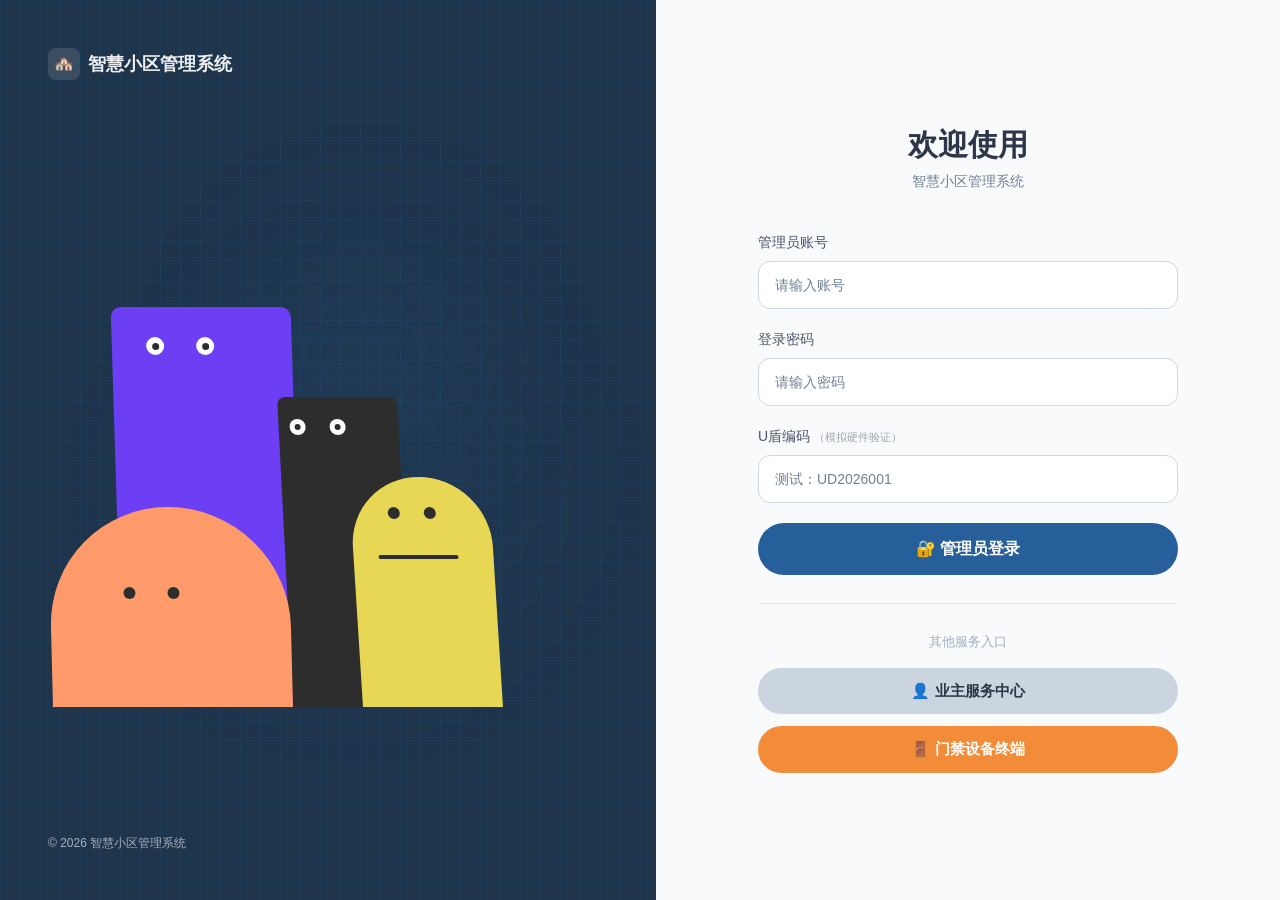
<file: src/main/webapp/index.html>
<!DOCTYPE html>
<html lang="zh-CN">
<head>
    <meta charset="UTF-8">
    <meta name="viewport" content="width=device-width, initial-scale=1.0">
    <title>智慧小区管理系统</title>
    <link href="https://cdn.bootcdn.net/ajax/libs/twitter-bootstrap/4.6.2/css/bootstrap.min.css" rel="stylesheet">
    <link rel="stylesheet" href="common/css/origin-button.css">
    <style>
        * { margin: 0; padding: 0; box-sizing: border-box; }

        body {
            font-family: -apple-system, BlinkMacSystemFont, "Segoe UI", Roboto, "PingFang SC", "Microsoft YaHei", sans-serif;
            min-height: 100vh;
            display: flex;
        }

        .login-container { display: flex; width: 100%; min-height: 100vh; }

        /* 左侧深灰蓝区域 */
        .left-section {
            flex: 1;
            background: #1F354C;
            display: flex;
            flex-direction: column;
            justify-content: space-between;
            padding: 48px;
            position: relative;
            overflow: hidden;
        }

        .left-section::before {
            content: '';
            position: absolute;
            top: 25%;
            right: 25%;
            width: 256px;
            height: 256px;
            background: rgba(38, 95, 153, 0.08);
            border-radius: 50%;
            filter: blur(60px);
        }

        .left-section::after {
            content: '';
            position: absolute;
            bottom: 25%;
            left: 25%;
            width: 384px;
            height: 384px;
            background: rgba(38, 95, 153, 0.05);
            border-radius: 50%;
            filter: blur(60px);
        }

        .brand-logo {
            display: flex;
            align-items: center;
            gap: 8px;
            color: rgba(255, 255, 255, 0.92);
            font-size: 18px;
            font-weight: 600;
            position: relative;
            z-index: 10;
        }

        .brand-icon {
            width: 32px;
            height: 32px;
            background: rgba(255, 255, 255, 0.12);
            backdrop-filter: blur(10px);
            border-radius: 8px;
            display: flex;
            align-items: center;
            justify-content: center;
            font-size: 16px;
        }

        /* 角色容器 */
        .characters-wrapper {
            display: flex;
            align-items: flex-end;
            justify-content: center;
            height: 500px;
            position: relative;
            z-index: 10;
        }

        .characters-container { position: relative; width: 550px; height: 400px; }

        /* 角色基础样式 */
        .character { position: absolute; bottom: 0; transform-origin: bottom center; }

        /* 保持原有颜色 */
        .character-purple {
            left: 70px; width: 180px; height: 400px;
            background-color: #6C3FF5;
            border-radius: 10px 10px 0 0;
            z-index: 1;
        }

        .character-black {
            left: 240px; width: 120px; height: 310px;
            background-color: #2D2D2D;
            border-radius: 8px 8px 0 0;
            z-index: 2;
        }

        .character-orange {
            left: 0; width: 240px; height: 200px;
            background-color: #FF9B6B;
            border-radius: 120px 120px 0 0;
            z-index: 3;
        }

        .character-yellow {
            left: 310px; width: 140px; height: 230px;
            background-color: #E8D754;
            border-radius: 70px 70px 0 0;
            z-index: 4;
        }

        /* 眼睛容器 */
        .eyes { position: absolute; display: flex; }
        .character-purple .eyes { left: 45px; top: 40px; gap: 32px; }
        .character-black .eyes { left: 26px; top: 32px; gap: 24px; }
        .character-orange .eyes { left: 82px; top: 90px; gap: 32px; }
        .character-yellow .eyes { left: 52px; top: 40px; gap: 24px; }

        /* 眼球 - 白色 */
        .eye {
            width: 18px; height: 18px;
            background: white;
            border-radius: 50%;
            display: flex;
            align-items: center;
            justify-content: center;
            overflow: hidden;
        }
        .character-black .eye { width: 16px; height: 16px; }

        /* 瞳孔 - 黑色 */
        .pupil { width: 7px; height: 7px; background: #2D2D2D; border-radius: 50%; }
        .character-black .pupil { width: 6px; height: 6px; }
        .character-orange .pupil,
        .character-yellow .pupil { width: 12px; height: 12px; }

        .mouth {
            position: absolute;
            left: 40px; top: 88px;
            width: 80px; height: 4px;
            background-color: #2D2D2D;
            border-radius: 2px;
        }

        .grid-pattern {
            position: absolute;
            inset: 0;
            background-image: linear-gradient(rgba(38,95,153,0.15) 1px, transparent 1px),
                              linear-gradient(90deg, rgba(38,95,153,0.15) 1px, transparent 1px);
            background-size: 20px 20px;
        }

        .footer-text {
            color: rgba(255, 255, 255, 0.6);
            font-size: 12px;
            position: relative;
            z-index: 10;
        }

        /* 右侧米白区域 */
        .right-section {
            flex: 1;
            display: flex;
            align-items: center;
            justify-content: center;
            padding: 32px;
            background: #F9FAFC;
        }

        .login-form-wrapper { width: 100%; max-width: 420px; }

        .login-header { text-align: center; margin-bottom: 40px; }
        .login-header h1 { font-size: 30px; font-weight: 700; color: #2D3748; margin-bottom: 8px; }
        .login-header p { color: #718096; font-size: 14px; }

        .form-group { margin-bottom: 20px; }
        .form-group label { display: block; font-size: 14px; font-weight: 500; color: #4A5568; margin-bottom: 8px; }

        .form-control {
            height: 48px;
            border: 1px solid #CBD8E6;
            border-radius: 12px;
            font-size: 14px;
            transition: all 0.2s ease;
            padding: 0 16px;
            background: #fff;
        }

        .form-control::placeholder { color: #718096; }

        .form-control:hover {
            background: #F4F7FA;
        }

        .form-control:focus {
            border-color: #265F99;
            box-shadow: 0 0 0 3px rgba(38, 95, 153, 0.1);
            outline: none;
            background: #fff;
        }

        .msg {
            padding: 12px 16px;
            border-radius: 12px;
            font-size: 14px;
            margin-bottom: 16px;
            display: none;
        }

        .msg-error { background: rgba(229, 62, 62, 0.08); border: 1px solid rgba(229, 62, 62, 0.15); color: #E53E3E; }
        .msg-success { background: rgba(56, 161, 105, 0.08); border: 1px solid rgba(56, 161, 105, 0.15); color: #38A169; }

        .divider { height: 1px; background: #E2E8F0; margin: 28px 0; }
        .service-buttons { display: flex; flex-direction: column; gap: 12px; }
        .section-title { text-align: center; font-size: 13px; color: #A0AEC0; margin-bottom: 16px; }

        @media (max-width: 992px) {
            .left-section { display: none; }
            .right-section { flex: 1; }
            .mobile-logo { display: flex !important; }
        }

        .mobile-logo {
            display: none;
            align-items: center;
            justify-content: center;
            gap: 8px;
            font-size: 18px;
            font-weight: 600;
            margin-bottom: 48px;
        }

        .mobile-logo .brand-icon { background: rgba(38, 95, 153, 0.08); }
    </style>
</head>
<body>

<div class="login-container">
    <!-- 左侧动画区域 - 黑色背景 -->
    <div class="left-section">
        <div class="grid-pattern"></div>

        <div class="brand-logo">
            <div class="brand-icon">🏘️</div>
            <span>智慧小区管理系统</span>
        </div>

        <div class="characters-wrapper">
            <div class="characters-container" id="charactersContainer">
                <!-- 紫色角色 -->
                <div class="character character-purple" id="purple">
                    <div class="eyes">
                        <div class="eye"><div class="pupil"></div></div>
                        <div class="eye"><div class="pupil"></div></div>
                    </div>
                </div>

                <!-- 黑色角色 -->
                <div class="character character-black" id="black">
                    <div class="eyes">
                        <div class="eye"><div class="pupil"></div></div>
                        <div class="eye"><div class="pupil"></div></div>
                    </div>
                </div>

                <!-- 橙色角色 -->
                <div class="character character-orange" id="orange">
                    <div class="eyes">
                        <div class="pupil"></div>
                        <div class="pupil"></div>
                    </div>
                </div>

                <!-- 黄色角色 -->
                <div class="character character-yellow" id="yellow">
                    <div class="eyes">
                        <div class="pupil"></div>
                        <div class="pupil"></div>
                    </div>
                    <div class="mouth"></div>
                </div>
            </div>
        </div>

        <div class="footer-text">© 2026 智慧小区管理系统</div>
    </div>

    <!-- 右侧登录表单 -->
    <div class="right-section">
        <div class="login-form-wrapper">
            <div class="mobile-logo">
                <div class="brand-icon">🏘️</div>
                <span>智慧小区管理系统</span>
            </div>

            <div class="login-header">
                <h1>欢迎使用</h1>
                <p>智慧小区管理系统</p>
            </div>

            <form id="loginForm">
                <div class="form-group">
                    <label for="username">管理员账号</label>
                    <input type="text" id="username" class="form-control" placeholder="请输入账号" required>
                </div>

                <div class="form-group">
                    <label for="password">登录密码</label>
                    <input type="password" id="password" class="form-control" placeholder="请输入密码" required>
                </div>

                <div class="form-group">
                    <label for="ukeyCode">U盾编码 <small style="color:#9ca3af">（模拟硬件验证）</small></label>
                    <input type="text" id="ukeyCode" class="form-control" placeholder="测试：UD2026001" required>
                </div>

                <div class="msg msg-error" id="errorMsg"></div>
                <div class="msg msg-success" id="successMsg"></div>

                <button type="submit" class="origin-btn origin-btn-gradient origin-btn-block origin-btn-lg" id="loginBtn">
                    🔐 管理员登录
                </button>
            </form>

            <div class="divider"></div>
            <div class="section-title">其他服务入口</div>

            <div class="service-buttons">
                <a href="owner/index.html" class="origin-btn origin-btn-secondary origin-btn-block">
                    👤 业主服务中心
                </a>
                <a href="gate/device.html" class="origin-btn origin-btn-primary origin-btn-block">
                    🚪 门禁设备终端
                </a>
            </div>
        </div>
    </div>
</div>

<script src="https://cdn.bootcdn.net/ajax/libs/jquery/3.6.0/jquery.min.js"></script>
<script src="https://cdn.bootcdn.net/ajax/libs/axios/0.27.2/axios.min.js"></script>
<script src="common/js/common.js"></script>
<script src="common/js/origin-button.js"></script>
<script>
(function() {
    'use strict';

    var purple = document.getElementById('purple');
    var black = document.getElementById('black');
    var orange = document.getElementById('orange');
    var yellow = document.getElementById('yellow');

    var purpleEyes = purple.querySelector('.eyes');
    var blackEyes = black.querySelector('.eyes');
    var orangeEyes = orange.querySelector('.eyes');
    var yellowEyes = yellow.querySelector('.eyes');
    var yellowMouth = yellow.querySelector('.mouth');

    var purpleEyeballs = purple.querySelectorAll('.eye');
    var blackEyeballs = black.querySelectorAll('.eye');

    var mouseX = 0, mouseY = 0, rafId = null;

    document.addEventListener('mousemove', function(e) {
        mouseX = e.clientX;
        mouseY = e.clientY;
        if (!rafId) rafId = requestAnimationFrame(updateCharacters);
    });

    function getOffset(elem) {
        var rect = elem.getBoundingClientRect();
        var cx = rect.left + rect.width / 2;
        var cy = rect.top + rect.height / 3;
        var dx = mouseX - cx;
        var dy = mouseY - cy;
        return {
            x: Math.max(-15, Math.min(15, dx / 20)),
            y: Math.max(-10, Math.min(10, dy / 30)),
            skew: Math.max(-6, Math.min(6, -dx / 120))
        };
    }

    function updateCharacters() {
        rafId = null;
        var p = getOffset(purple);
        var b = getOffset(black);
        var o = getOffset(orange);
        var y = getOffset(yellow);

        purple.style.transform = 'skewX(' + p.skew + 'deg)';
        purpleEyes.style.transform = 'translate(' + p.x + 'px, ' + p.y + 'px)';

        black.style.transform = 'skewX(' + b.skew + 'deg)';
        blackEyes.style.transform = 'translate(' + b.x + 'px, ' + b.y + 'px)';

        orange.style.transform = 'skewX(' + o.skew + 'deg)';
        orangeEyes.style.transform = 'translate(' + o.x + 'px, ' + o.y + 'px)';

        yellow.style.transform = 'skewX(' + y.skew + 'deg)';
        yellowEyes.style.transform = 'translate(' + y.x + 'px, ' + y.y + 'px)';
        yellowMouth.style.transform = 'translate(' + y.x + 'px, ' + y.y + 'px)';
    }

    function blinkPurple() {
        purpleEyeballs[0].style.height = '2px';
        purpleEyeballs[1].style.height = '2px';
        setTimeout(function() { purpleEyeballs[0].style.height = '18px'; purpleEyeballs[1].style.height = '18px'; }, 150);
        setTimeout(blinkPurple, 3000 + Math.random() * 4000);
    }

    function blinkBlack() {
        blackEyeballs[0].style.height = '2px';
        blackEyeballs[1].style.height = '2px';
        setTimeout(function() { blackEyeballs[0].style.height = '16px'; blackEyeballs[1].style.height = '16px'; }, 150);
        setTimeout(blinkBlack, 3000 + Math.random() * 4000);
    }

    setTimeout(blinkPurple, 2000);
    setTimeout(blinkBlack, 3000);
    updateCharacters();

    // 登录表单
    var loginForm = document.getElementById('loginForm');
    var loginBtn = document.getElementById('loginBtn');
    var errorMsg = document.getElementById('errorMsg');
    var successMsg = document.getElementById('successMsg');

    loginForm.addEventListener('submit', function(e) {
        e.preventDefault();
        var username = document.getElementById('username').value.trim();
        var password = document.getElementById('password').value.trim();
        var ukeyCode = document.getElementById('ukeyCode').value.trim();

        if (!username || !password || !ukeyCode) { showError('请填写完整登录信息'); return; }

        loginBtn.disabled = true;
        loginBtn.setAttribute('aria-busy', 'true');
        loginBtn.innerHTML = '<span class="origin-btn-spinner"></span> 登录中...';
        hideMessages();

        var params = new URLSearchParams();
        params.append('username', username);
        params.append('password', password);
        params.append('ukeyCode', ukeyCode);

        axios.post(CTX + '/admin/login', params, { headers: { 'Content-Type': 'application/x-www-form-urlencoded' } })
            .then(function(res) {
                var data = res.data;
                if (data.code === 200) {
                    sessionStorage.setItem('adminLoginTime', Date.now().toString());
                    showSuccess('登录成功，正在跳转...');
                    setTimeout(function() { window.location.href = CTX + '/admin/records.html'; }, 600);
                } else {
                    showError(data.msg || '登录失败');
                }
            })
            .catch(function(err) {
                showError('连接服务器失败: ' + (err.message || '请检查网络'));
            })
            .finally(function() {
                loginBtn.disabled = false;
                loginBtn.removeAttribute('aria-busy');
                loginBtn.innerHTML = '🔐 管理员登录';
            });
    });

    function showError(msg) { errorMsg.textContent = '❌ ' + msg; errorMsg.style.display = 'block'; successMsg.style.display = 'none'; }
    function showSuccess(msg) { successMsg.textContent = '✅ ' + msg; successMsg.style.display = 'block'; errorMsg.style.display = 'none'; }
    function hideMessages() { errorMsg.style.display = 'none'; successMsg.style.display = 'none'; }

    document.addEventListener('keydown', function(e) { if (e.key === 'Enter') loginForm.dispatchEvent(new Event('submit')); });
})();
</script>

</body>
</html>
</file>
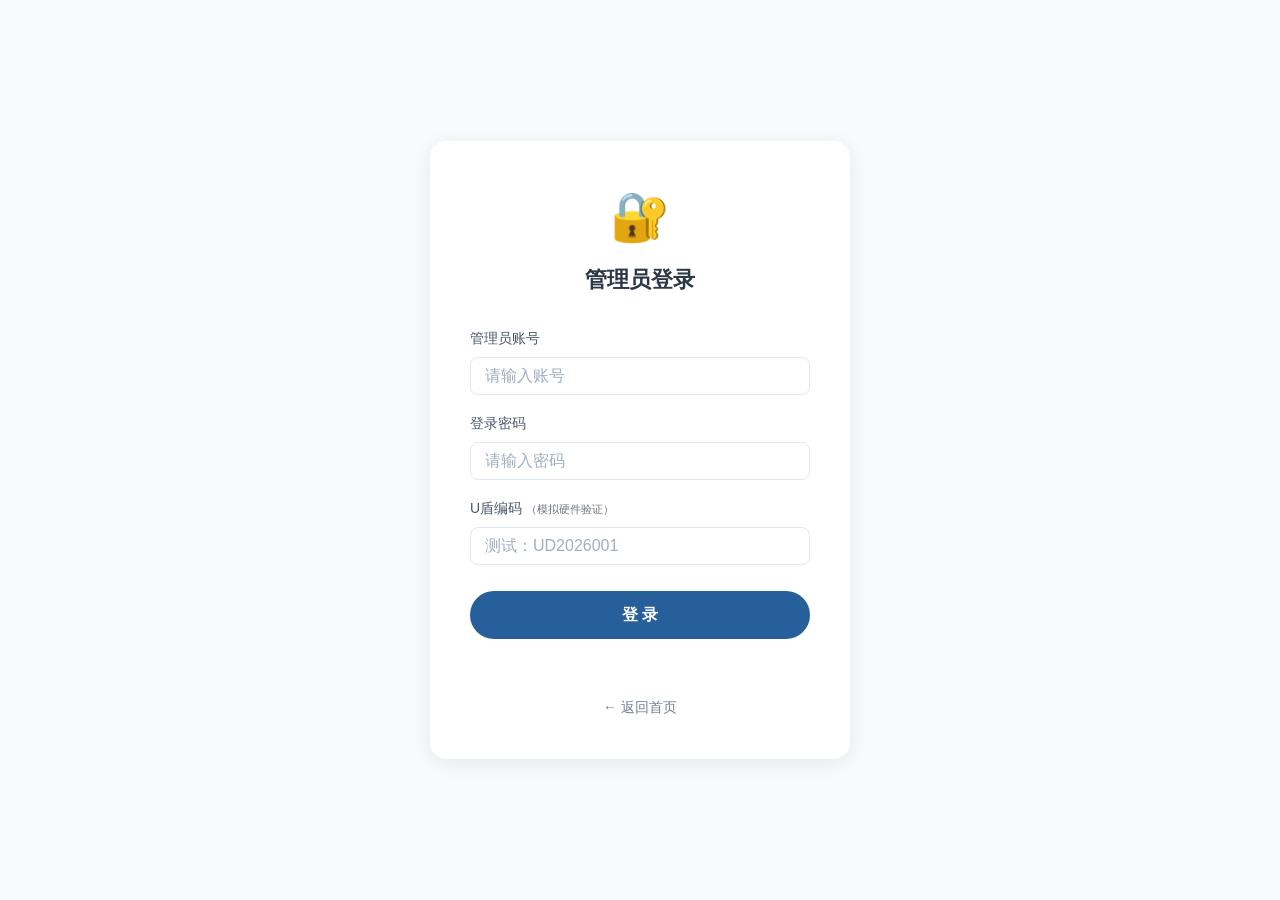
<file: src/main/webapp/admin/index.html>
<!DOCTYPE html>
<html lang="zh-CN">
<head>
    <meta charset="UTF-8">
    <meta name="viewport" content="width=device-width, initial-scale=1.0">
    <title>管理员登录 - 智慧小区</title>
    <link href="https://cdn.bootcdn.net/ajax/libs/twitter-bootstrap/4.6.2/css/bootstrap.min.css" rel="stylesheet">
    <link rel="stylesheet" href="../common/css/common.css">
    <style>
        body { display: flex; align-items: center; justify-content: center; min-height: 100vh; margin: 0; }
        .login-card {
            max-width: 420px; width: 90%; padding: 40px; background: #fff;
            border-radius: 16px; box-shadow: 0 4px 20px rgba(0,0,0,0.08);
        }
        .login-icon { font-size: 48px; text-align: center; margin-bottom: 10px; }
        .login-title { text-align: center; font-weight: 700; color: #2D3748; margin-bottom: 30px; font-size: 22px; }
        .form-group label { font-weight: 500; color: #4A5568; font-size: 14px; }
        .btn-login {
            background: #265F99; color: #fff; border: none;
            border-radius: 50px; padding: 12px; font-size: 16px; font-weight: 600;
            width: 100%; margin-top: 10px; transition: all 0.3s;
        }
        .btn-login:hover { transform: translateY(-2px); box-shadow: 0 6px 20px rgba(102,126,234,0.4); color: #fff; }
        .back-link { text-align: center; margin-top: 20px; }
        .back-link a { color: #718096; text-decoration: none; font-size: 14px; }
    </style>
</head>
<body>

<div class="login-card">
    <div class="login-icon">🔐</div>
    <div class="login-title">管理员登录</div>

    <div class="form-group">
        <label>管理员账号</label>
        <input type="text" id="username" class="form-control" placeholder="请输入账号">
    </div>
    <div class="form-group">
        <label>登录密码</label>
        <input type="password" id="password" class="form-control" placeholder="请输入密码">
    </div>
    <div class="form-group">
        <label>U盾编码 <small class="text-muted">（模拟硬件验证）</small></label>
        <input type="text" id="ukeyCode" class="form-control" placeholder="测试：UD2026001">
    </div>

    <button id="loginBtn" class="btn btn-login">登 录</button>
    <p id="loginMsg" class="mt-3 text-center" style="min-height:20px;"></p>

    <div class="back-link"><a href="../index.html">← 返回首页</a></div>
</div>

<script src="https://cdn.bootcdn.net/ajax/libs/jquery/3.6.0/jquery.min.js"></script>
<script src="https://cdn.bootcdn.net/ajax/libs/axios/0.27.2/axios.min.js"></script>
<script src="../common/js/common.js"></script>
<script>
    $("#loginBtn").click(function(){
        let username = $("#username").val().trim();
        let password = $("#password").val().trim();
        let ukeyCode = $("#ukeyCode").val().trim();
        if(!username || !password || !ukeyCode) {
            $("#loginMsg").text("请填写完整登录信息").css("color", "#E53E3E");
            return;
        }

        $("#loginMsg").text("登录中...").css("color", "#888");

        const params = new URLSearchParams();
        params.append('username', username);
        params.append('password', password);
        params.append('ukeyCode', ukeyCode);

        axios.post(CTX + '/admin/login', params, { headers: { 'Content-Type': 'application/x-www-form-urlencoded' } }).then(res => {
            let data = res.data;
            if(data.code === 200) {
                sessionStorage.setItem('adminLoginTime', Date.now().toString());
                $("#loginMsg").text("✅ 登录成功，正在跳转...").css("color", "#38A169");
                setTimeout(() => { location.href = "records.html"; }, 600);
            } else {
                $("#loginMsg").text("❌ " + (data.msg || '登录失败')).css("color", "#E53E3E");
            }
        }).catch(err => {
            $("#loginMsg").text("❌ 连接服务器失败: " + (err.message || '')).css("color", "#E53E3E");
            console.error("登录错误:", err);
        });
    });
    $(document).keydown(function(e) { if(e.keyCode === 13) $("#loginBtn").click(); });
</script>
</body>
</html>
</file>
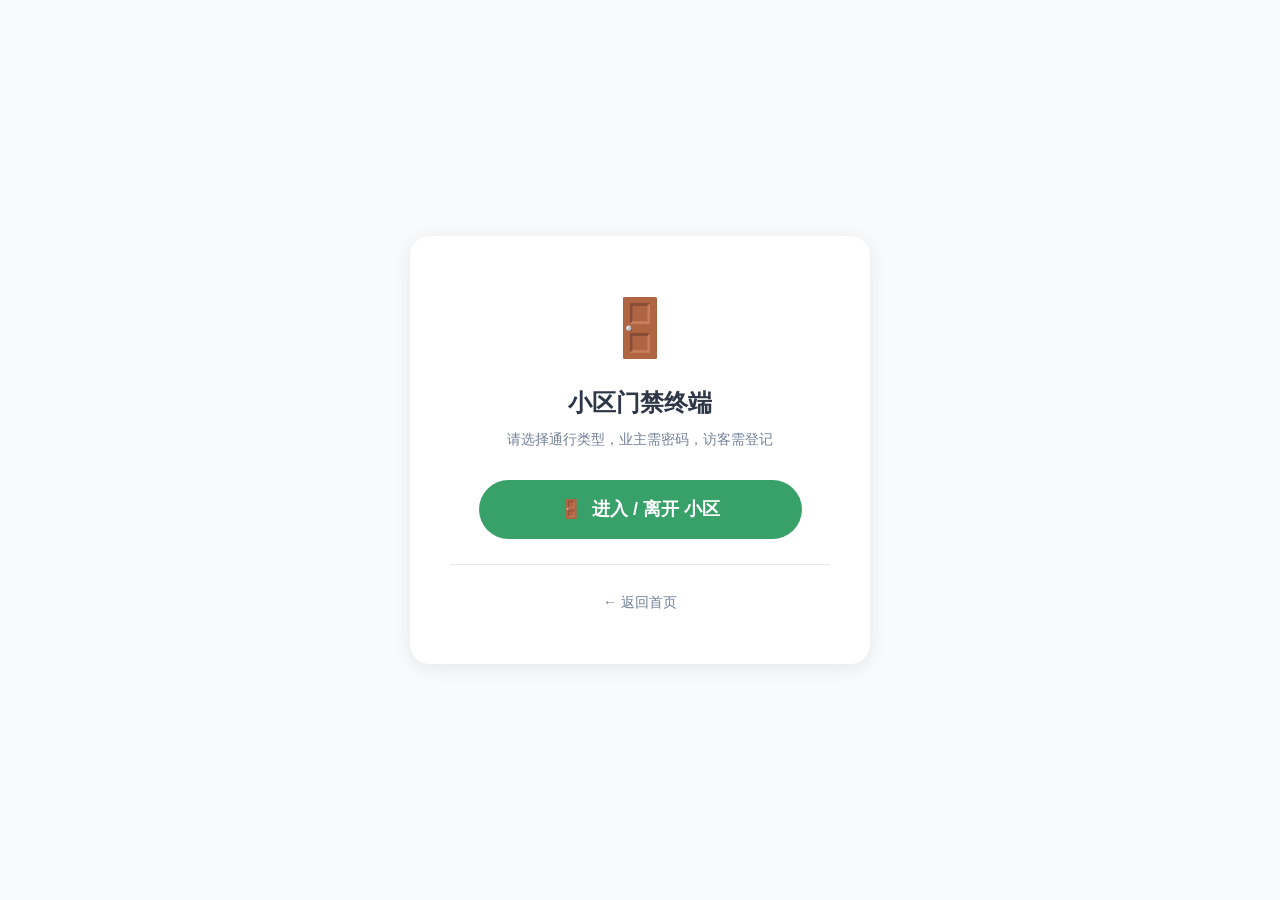
<file: src/main/webapp/gate/index.html>
<!DOCTYPE html>
<html lang="zh-CN">
<head>
    <meta charset="UTF-8">
    <meta name="viewport" content="width=device-width, initial-scale=1.0">
    <title>门禁终端 - 智慧小区</title>
    <link href="https://cdn.bootcdn.net/ajax/libs/twitter-bootstrap/4.6.2/css/bootstrap.min.css" rel="stylesheet">
    <link rel="stylesheet" href="../common/css/common.css">
    <style>
        body { display: flex; align-items: center; justify-content: center; min-height: 100vh; margin: 0; }
        .gate-card {
            max-width: 460px; width: 90%; padding: 50px 40px; background: #fff;
            border-radius: 20px; box-shadow: 0 4px 20px rgba(0,0,0,0.08);
            text-align: center; animation: fadeInUp 0.5s ease-out;
        }
        @keyframes fadeInUp { from { opacity:0; transform:translateY(20px); } to { opacity:1; transform:translateY(0); } }
        .gate-icon { font-size: 56px; margin-bottom: 15px; }
        .gate-title { font-size: 24px; font-weight: 700; color: #2D3748; margin-bottom: 8px; }
        .gate-sub { color: #718096; margin-bottom: 30px; font-size: 14px; }
        .btn-gate-main {
            display: block; width: 85%; padding: 16px; margin: 10px auto; border-radius: 50px;
            font-size: 18px; font-weight: 600; transition: all 0.3s; border: none;
            background: #38A169; color: #fff;
        }
        .btn-gate-main:hover { transform: translateY(-3px); box-shadow: 0 8px 25px rgba(67,233,123,0.4); color: #fff; }
        .divider { height: 1px; background: #E2E8F0; margin: 25px 0; }
        .back-link a { color: #718096; text-decoration: none; font-size: 14px; }
    </style>
</head>
<body>

<div class="gate-card">
    <div class="gate-icon">🚪</div>
    <div class="gate-title">小区门禁终端</div>
    <div class="gate-sub">请选择通行类型，业主需密码，访客需登记</div>

    <a href="device.html" class="btn-gate-main">🚪 &nbsp;进入 / 离开 小区</a>

    <div class="divider"></div>
    <div class="back-link"><a href="../index.html">← 返回首页</a></div>
</div>

<script src="https://cdn.bootcdn.net/ajax/libs/jquery/3.6.0/jquery.min.js"></script>
<script src="https://cdn.bootcdn.net/ajax/libs/twitter-bootstrap/4.6.2/js/bootstrap.bundle.min.js"></script>
</body>
</html>
</file>
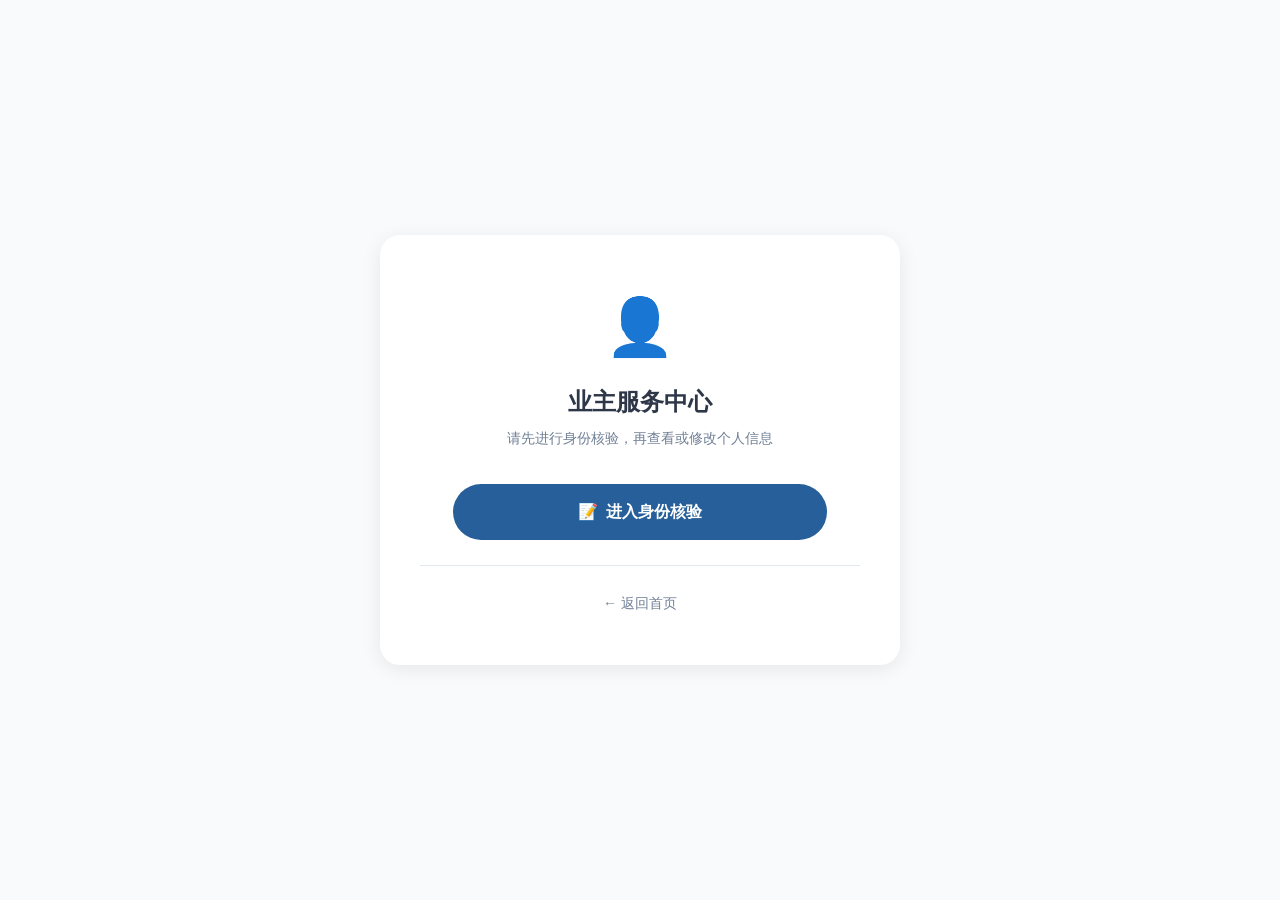
<file: src/main/webapp/owner/index.html>
<!DOCTYPE html>
<html lang="zh-CN">
<head>
    <meta charset="UTF-8">
    <meta name="viewport" content="width=device-width, initial-scale=1.0">
    <title>业主服务中心 - 智慧小区</title>
    <link href="https://cdn.bootcdn.net/ajax/libs/twitter-bootstrap/4.6.2/css/bootstrap.min.css" rel="stylesheet">
    <link rel="stylesheet" href="../common/css/common.css">
    <style>
        body { display: flex; align-items: center; justify-content: center; min-height: 100vh; margin: 0; }
        .owner-card {
            max-width: 520px; width: 90%; padding: 50px 40px; background: #fff;
            border-radius: 20px; box-shadow: 0 4px 20px rgba(0,0,0,0.08);
            text-align: center; animation: fadeInUp 0.5s ease-out;
        }
        @keyframes fadeInUp { from { opacity:0; transform:translateY(20px); } to { opacity:1; transform:translateY(0); } }
        .owner-icon { font-size: 56px; margin-bottom: 15px; }
        .owner-title { font-size: 24px; font-weight: 700; color: #2D3748; margin-bottom: 8px; }
        .owner-sub { color: #718096; margin-bottom: 35px; font-size: 14px; }
        .menu-btn {
            display: block; width: 85%; padding: 16px; margin: 12px auto; border-radius: 50px;
            font-size: 16px; font-weight: 600; text-decoration: none;
            transition: all 0.3s cubic-bezier(0.16, 1, 0.3, 1);
            border: none; cursor: pointer; position: relative; overflow: hidden;
        }
        .menu-btn::after {
            content: ''; position: absolute; top: 50%; left: 50%;
            width: 0; height: 0; background: rgba(255,255,255,0.25);
            border-radius: 50%; transform: translate(-50%, -50%);
            transition: width 0.5s ease, height 0.5s ease;
        }
        .menu-btn:hover::after { width: 400px; height: 400px; }
        .menu-btn:hover { transform: translateY(-3px); box-shadow: 0 8px 25px rgba(0,0,0,0.2); text-decoration: none; }
        .menu-btn:active { transform: translateY(0); }
        .btn-verify {
            background: #265F99; color: #fff;
        }
        .btn-profile {
            background: #265F99; color: #fff;
        }
        .divider { height: 1px; background: #E2E8F0; margin: 25px 0; }
        .back-link { margin-top: 20px; }
        .back-link a { color: #718096; text-decoration: none; font-size: 14px; }
    </style>
</head>
<body>

<div class="owner-card">
    <div class="owner-icon">👤</div>
    <div class="owner-title">业主服务中心</div>
    <div class="owner-sub">请先进行身份核验，再查看或修改个人信息</div>

    <a href="verify.html" class="menu-btn btn-verify">📝 &nbsp;进入身份核验</a>

    <div class="divider"></div>
    <div class="back-link"><a href="../index.html">← 返回首页</a></div>
</div>

<script src="https://cdn.bootcdn.net/ajax/libs/jquery/3.6.0/jquery.min.js"></script>
<script src="https://cdn.bootcdn.net/ajax/libs/twitter-bootstrap/4.6.2/js/bootstrap.bundle.min.js"></script>
</body>
</html>
</file>
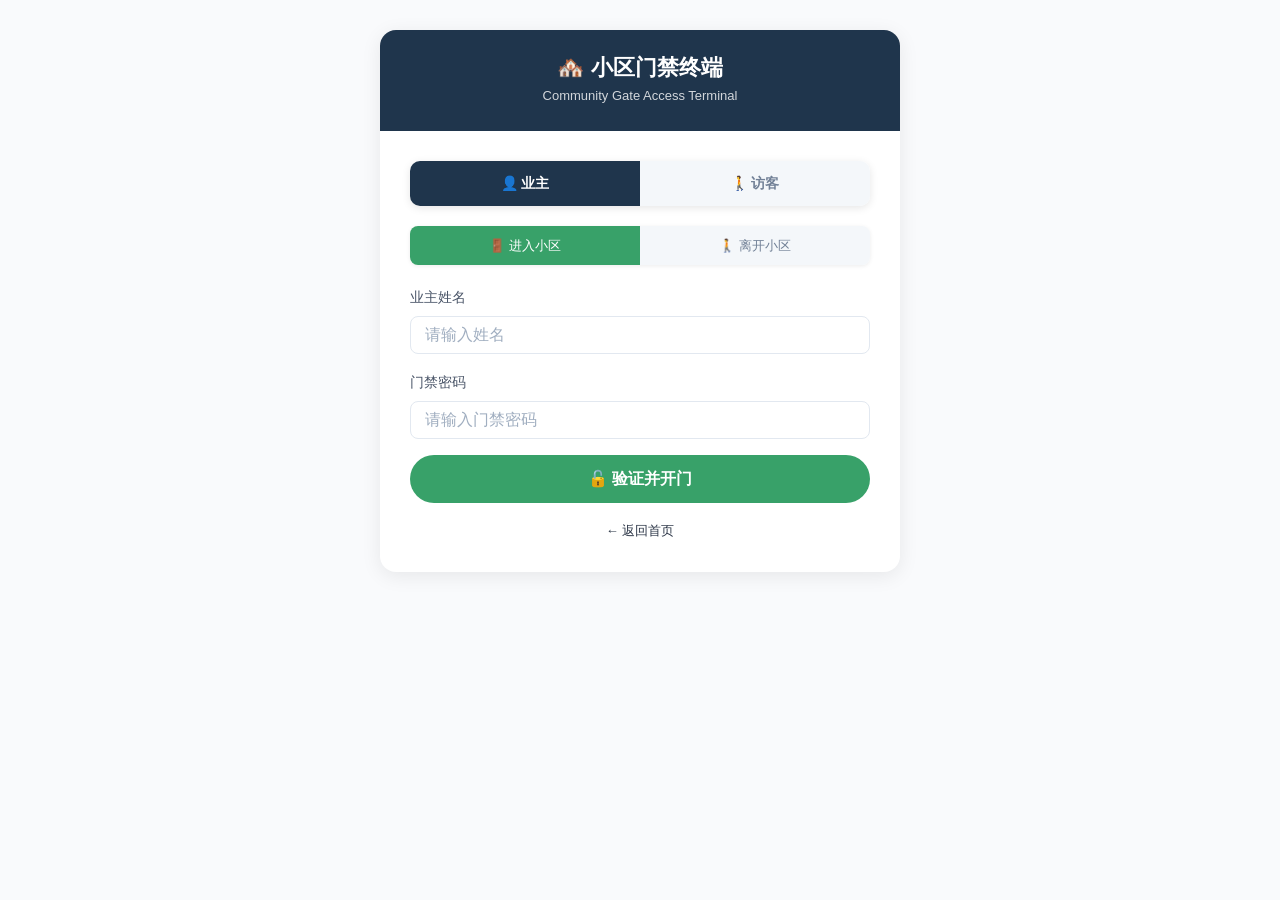
<file: src/main/webapp/gate/device.html>
<!DOCTYPE html>
<html lang="zh-CN">
<head>
    <meta charset="UTF-8">
    <meta name="viewport" content="width=device-width, initial-scale=1.0">
    <title>门禁设备终端 - 智慧小区</title>
    <link href="https://cdn.bootcdn.net/ajax/libs/twitter-bootstrap/4.6.2/css/bootstrap.min.css" rel="stylesheet">
    <link rel="stylesheet" href="../common/css/common.css">
    <style>
        body {
            display: flex; align-items: flex-start; justify-content: center;
            min-height: 100vh; margin: 0; padding: 30px 15px;
        }
        .gate-card {
            max-width: 520px; width: 100%; background: #fff;
            border-radius: 16px; box-shadow: 0 4px 20px rgba(0,0,0,0.08);
            overflow: hidden; animation: fadeInUp 0.5s ease-out;
        }
        @keyframes fadeInUp { from { opacity:0; transform:translateY(20px); } to { opacity:1; transform:translateY(0); } }

        .gate-header {
            background: #1F354C;
            color: #fff; padding: 25px; text-align: center;
        }
        .gate-header h3 { margin: 0; font-weight: 700; font-size: 22px; }
        .gate-header p { margin: 5px 0 0; opacity: 0.8; font-size: 13px; }

        .gate-body { padding: 30px; }

        /* 模式切换 */
        .mode-tabs {
            display: flex; border-radius: 10px; overflow: hidden;
            box-shadow: 0 2px 8px rgba(0,0,0,0.1); margin-bottom: 20px;
        }
        .mode-tab {
            flex: 1; padding: 12px; text-align: center; cursor: pointer;
            font-weight: 600; font-size: 14px; transition: all 0.3s;
            background: #F4F7FA; color: #718096; border: none;
        }
        .mode-tab.active {
            background: #1F354C; color: #fff;
        }

        /* 动作切换 */
        .action-tabs {
            display: flex; border-radius: 8px; overflow: hidden;
            box-shadow: 0 1px 4px rgba(0,0,0,0.08); margin-bottom: 20px;
        }
        .action-tab {
            flex: 1; padding: 10px; text-align: center; cursor: pointer;
            font-weight: 500; font-size: 13px; transition: all 0.3s;
            background: #F4F7FA; color: #718096; border: none;
        }
        .action-tab.active { background: #38A169; color: #fff; }
        .action-tab.leave.active { background: #E53E3E; color: #fff; }

        .form-group label { font-weight: 500; color: #4A5568; font-size: 14px; }
        .btn-gate {
            background: #38A169; color: #fff; border: none;
            border-radius: 50px; padding: 12px; font-size: 16px; font-weight: 600; width: 100%;
        }
        .btn-gate:hover { box-shadow: 0 6px 20px rgba(67,233,123,0.4); color: #fff; }
        .btn-leave {
            background: #E53E3E; color: #fff; border: none;
            border-radius: 50px; padding: 12px; font-size: 16px; font-weight: 600; width: 100%;
        }
        .btn-leave:hover { box-shadow: 0 6px 20px rgba(245,87,108,0.4); color: #fff; }

        .result-box {
            margin-top: 20px; padding: 15px; border-radius: 10px;
            text-align: center; font-size: 16px; font-weight: 600;
            display: none;
        }
        .result-success { background: #e8f8f0; color: #27ae60; border: 1px solid #a3e4c1; }
        .result-error { background: #fde8e8; color: #e74c3c; border: 1px solid #f5a3a3; }
        .result-warn { background: #fff8e1; color: #f57f17; border: 1px solid #ffe082; }

        .temp-pwd-box {
            background: #f0f0ff; border: 2px dashed #265F99; border-radius: 10px;
            padding: 15px; text-align: center; margin-top: 15px; display: none;
        }
        .temp-pwd-box .pwd-label { font-size: 13px; color: #718096; margin-bottom: 5px; }
        .temp-pwd-box .pwd-value { font-size: 28px; font-weight: 700; color: #2D3748; letter-spacing: 3px; }

        .section { display: none; }
        .section.active { display: block; }

        .back-link { text-align: center; margin-top: 15px; }
        .back-link a { color: #2D3748; text-decoration: none; font-size: 13px; }
    </style>
</head>
<body>

<div class="gate-card">
    <div class="gate-header">
        <h3>🏘️ 小区门禁终端</h3>
        <p>Community Gate Access Terminal</p>
    </div>

    <div class="gate-body">
        <!-- 身份选择 -->
        <div class="mode-tabs">
            <button class="mode-tab active" onclick="switchMode('owner')">👤 业主</button>
            <button class="mode-tab" onclick="switchMode('visitor')">🚶 访客</button>
        </div>

        <!-- 进出选择 -->
        <div class="action-tabs">
            <button class="action-tab active" onclick="switchAction('enter')">🚪 进入小区</button>
            <button class="action-tab leave" onclick="switchAction('leave')">🚶 离开小区</button>
        </div>

        <!-- ========== 业主进入 ========== -->
        <div class="section active" id="ownerEnter">
            <div class="form-group">
                <label>业主姓名</label>
                <input type="text" id="oeName" class="form-control" placeholder="请输入姓名">
            </div>
            <div class="form-group">
                <label>门禁密码</label>
                <input type="password" id="oePwd" class="form-control" placeholder="请输入门禁密码">
            </div>
            <button class="btn btn-gate" onclick="ownerEnter()">🔓 验证并开门</button>
        </div>

        <!-- ========== 业主离开 ========== -->
        <div class="section" id="ownerLeave">
            <div class="form-group">
                <label>业主姓名</label>
                <input type="text" id="olName" class="form-control" placeholder="请输入姓名">
            </div>
            <div class="form-group">
                <label>门禁密码</label>
                <input type="password" id="olPwd" class="form-control" placeholder="请输入门禁密码">
            </div>
            <button class="btn btn-leave" onclick="ownerLeave()">🔒 验证并离开</button>
        </div>

        <!-- ========== 访客进入 ========== -->
        <div class="section" id="visitorEnter">
            <div class="form-group">
                <label>访客姓名 <span class="text-danger">*</span></label>
                <input type="text" id="veName" class="form-control" placeholder="请输入您的姓名">
            </div>
            <div class="form-group">
                <label>身份证号</label>
                <input type="text" id="veIdCard" class="form-control" placeholder="可选填">
            </div>
            <div class="form-group">
                <label>手机号</label>
                <input type="text" id="vePhone" class="form-control" placeholder="可选填">
            </div>

            <button class="btn btn-gate" id="visitorRegisterBtn" onclick="visitorRegister()">📋 登记并获取密码</button>

            <!-- 临时密码显示区 -->
            <div class="temp-pwd-box" id="tempPwdBox">
                <div class="pwd-label">您的临时门禁密码（请妥善保管）</div>
                <div class="pwd-value" id="tempPwdDisplay">-</div>
            </div>

            <div style="margin-top:15px;">
                <button class="btn btn-gate" onclick="visitorEnter()" style="background: #265F99;">🔓 使用临时密码开门</button>
            </div>
        </div>

        <!-- ========== 访客离开 ========== -->
        <div class="section" id="visitorLeave">
            <div class="form-group">
                <label>临时密码</label>
                <input type="text" id="vlTempPwd" class="form-control" placeholder="请输入系统生成的临时密码">
            </div>
            <button class="btn btn-leave" onclick="visitorLeave()">🔒 验证并离开</button>
        </div>

        <!-- 结果提示 -->
        <div class="result-box" id="resultBox"></div>

        <div class="back-link"><a href="../index.html">← 返回首页</a></div>
    </div>
</div>

<script src="https://cdn.bootcdn.net/ajax/libs/jquery/3.6.0/jquery.min.js"></script>
<script src="https://cdn.bootcdn.net/ajax/libs/axios/0.27.2/axios.min.js"></script>
<script src="https://cdn.bootcdn.net/ajax/libs/twitter-bootstrap/4.6.2/js/bootstrap.bundle.min.js"></script>
<script src="../common/js/common.js"></script>
<script>
    let currentMode = 'owner';
    let currentAction = 'enter';

    function switchMode(mode) {
        currentMode = mode;
        $('.mode-tab').removeClass('active');
        $(event.target).addClass('active');
        updateSections();
    }

    function switchAction(action) {
        currentAction = action;
        $('.action-tab').removeClass('active');
        $(event.target).addClass('active');
        updateSections();
    }

    function updateSections() {
        $('.section').removeClass('active');
        $('#resultBox').hide();
        if(currentMode === 'owner' && currentAction === 'enter') $('#ownerEnter').addClass('active');
        else if(currentMode === 'owner' && currentAction === 'leave') $('#ownerLeave').addClass('active');
        else if(currentMode === 'visitor' && currentAction === 'enter') $('#visitorEnter').addClass('active');
        else if(currentMode === 'visitor' && currentAction === 'leave') $('#visitorLeave').addClass('active');
    }

    function showResult(type, msg) {
        let box = $('#resultBox');
        box.removeClass('result-success result-error result-warn');
        if(type === 'success') box.addClass('result-success');
        else if(type === 'error') box.addClass('result-error');
        else box.addClass('result-warn');
        box.text(msg).show();
    }

    // 业主进入
    function ownerEnter() {
        let name = $('#oeName').val().trim();
        let pwd = $('#oePwd').val().trim();
        if(!name || !pwd) { showResult('error', '请输入姓名和密码'); return; }

        let params = new URLSearchParams();
        params.append('name', name);
        params.append('pwd', pwd);
        params.append('isOwner', '1');
        params.append('action', 'enter');

        axios.post('/gate/check', params, { headers: { 'Content-Type': 'application/x-www-form-urlencoded' }, validateStatus: function(s){return s<500;} })
        .then(res => {
            let data = res.data;
            if(data.code == 200) showResult('success', '✅ ' + data.msg);
            else if(data.code == 502) showResult('warn', '⚠️ ' + data.msg);
            else if(data.code == 503) showResult('warn', '⚠️ ' + data.msg);
            else showResult('error', '❌ ' + (data.msg || '验证失败'));
        }).catch(err => { showResult('error', '连接失败: ' + (err.message || '请检查服务器')); });
    }

    // 业主离开
    function ownerLeave() {
        let name = $('#olName').val().trim();
        let pwd = $('#olPwd').val().trim();
        if(!name || !pwd) { showResult('error', '请输入姓名和密码'); return; }

        let params = new URLSearchParams();
        params.append('name', name);
        params.append('pwd', pwd);
        params.append('isOwner', '1');
        params.append('action', 'leave');

        axios.post('/gate/check', params, { headers: { 'Content-Type': 'application/x-www-form-urlencoded' }, validateStatus: function(s){return s<500;} })
        .then(res => {
            let data = res.data;
            if(data.code == 200) showResult('success', '✅ ' + data.msg);
            else if(data.code == 503) showResult('warn', '⚠️ ' + data.msg);
            else showResult('error', '❌ ' + data.msg);
        }).catch(err => { showResult('error', '连接失败: ' + (err.message || '请检查服务器')); });
    }

    // 访客登记
    function visitorRegister() {
        let name = $('#veName').val().trim();
        if(!name) { showResult('error', '请输入访客姓名'); return; }

        let params = new URLSearchParams();
        params.append('name', name);
        params.append('idCard', $('#veIdCard').val().trim());
        params.append('phone', $('#vePhone').val().trim());
        params.append('action', 'visitorRegister');

        axios.post('/gate/check', params, { headers: { 'Content-Type': 'application/x-www-form-urlencoded' } })
        .then(res => {
            let data = res.data;
            if(data.code == 200) {
                $('#tempPwdDisplay').text(data.tempPwd);
                $('#tempPwdBox').show();
                showResult('success', '✅ ' + data.msg);
            } else {
                showResult('error', '❌ ' + data.msg);
            }
        }).catch(err => { showResult('error', '连接失败: ' + (err.message || '请检查服务器')); });
    }

    // 访客用临时密码进门
    function visitorEnter() {
        let name = $('#veName').val().trim();
        let tempPwd = $('#tempPwdDisplay').text();
        if(!name) { showResult('error', '请输入姓名'); return; }
        if(tempPwd === '-' || !tempPwd) { showResult('error', '请先登记获取临时密码'); return; }

        let params = new URLSearchParams();
        params.append('name', name);
        params.append('tempPwd', tempPwd);
        params.append('isOwner', '0');
        params.append('action', 'enter');

        axios.post('/gate/check', params, { headers: { 'Content-Type': 'application/x-www-form-urlencoded' }, validateStatus: function(s){return s<500;} })
        .then(res => {
            let data = res.data;
            if(data.code == 200) showResult('success', '✅ ' + data.msg);
            else if(data.code == 503) showResult('warn', '⚠️ ' + data.msg);
            else showResult('error', '❌ ' + data.msg);
        }).catch(err => { showResult('error', '连接失败: ' + (err.message || '请检查服务器')); });
    }

    // 访客离开
    function visitorLeave() {
        let tempPwd = $('#vlTempPwd').val().trim();
        if(!tempPwd) { showResult('error', '请输入临时密码'); return; }

        let params = new URLSearchParams();
        params.append('tempPwd', tempPwd);
        params.append('isOwner', '0');
        params.append('action', 'leave');

        axios.post('/gate/check', params, { headers: { 'Content-Type': 'application/x-www-form-urlencoded' }, validateStatus: function(s){return s<500;} })
        .then(res => {
            let data = res.data;
            if(data.code == 200) showResult('success', '✅ ' + data.msg);
            else if(data.code == 503) showResult('warn', '⚠️ ' + data.msg);
            else showResult('error', '❌ ' + data.msg);
        }).catch(err => { showResult('error', '连接失败: ' + (err.message || '请检查服务器')); });
    }
</script>
</body>
</html>
</file>
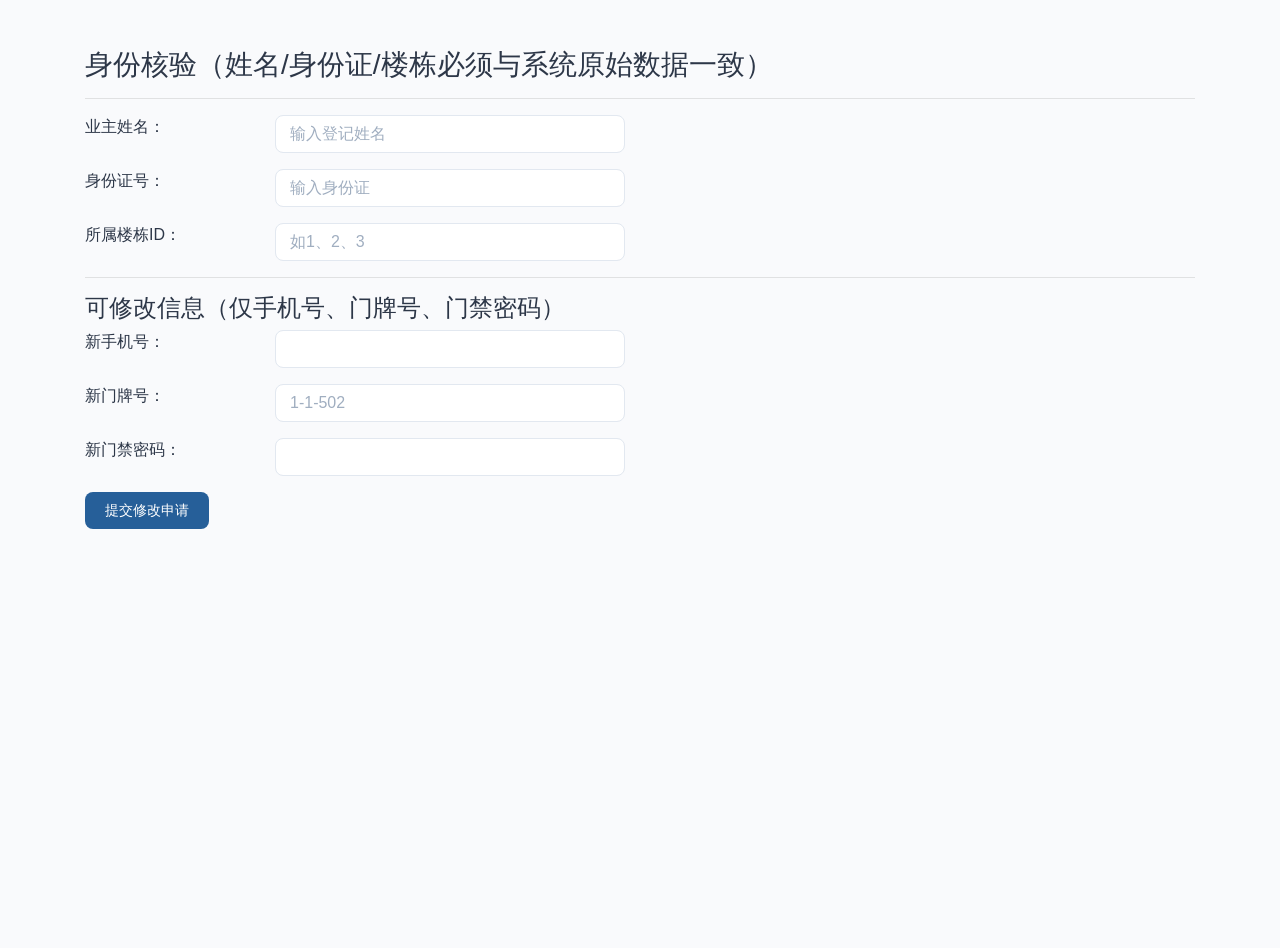
<file: src/main/webapp/owner/ownerApply.html>
<!DOCTYPE html>
<html lang="zh-CN">
<head>
    <meta charset="UTF-8">
    <title>业主信息修改申请</title>
    <!-- 引入公共样式 -->
    <link href="https://cdn.bootcdn.net/ajax/libs/twitter-bootstrap/4.6.2/css/bootstrap.min.css" rel="stylesheet">
    <link rel="stylesheet" href="../common/css/common.css">
</head>
<body class="container mt-5">
<h3>身份核验（姓名/身份证/楼栋必须与系统原始数据一致）</h3>
<hr>
<div class="row mb-3">
    <label class="col-2">业主姓名：</label>
    <div class="col-4">
        <input type="text" id="name" class="form-control" placeholder="输入登记姓名">
    </div>
</div>
<div class="row mb-3">
    <label class="col-2">身份证号：</label>
    <div class="col-4">
        <input type="text" id="idCard" class="form-control" placeholder="输入身份证">
    </div>
</div>
<div class="row mb-3">
    <label class="col-2">所属楼栋ID：</label>
    <div class="col-4">
        <input type="number" id="buildId" class="form-control" placeholder="如1、2、3">
    </div>
</div>
<hr>
<h4>可修改信息（仅手机号、门牌号、门禁密码）</h4>
<div class="row mb-3">
    <label class="col-2">新手机号：</label>
    <div class="col-4">
        <input type="text" id="newPhone" class="form-control">
    </div>
</div>
<div class="row mb-3">
    <label class="col-2">新门牌号：</label>
    <div class="col-4">
        <input type="text" id="newRoom" class="form-control" placeholder="1-1-502">
    </div>
</div>
<div class="row mb-3">
    <label class="col-2">新门禁密码：</label>
    <div class="col-4">
        <input type="password" id="newPwd" class="form-control">
    </div>
</div>
<button id="submitBtn" class="btn btn-primary">提交修改申请</button>
<p id="msg" class="mt-3"></p>

<!-- 引入jQuery、Axios公共js -->
<script src="https://cdn.bootcdn.net/ajax/libs/jquery/3.6.0/jquery.min.js"></script>
<script src="https://cdn.bootcdn.net/ajax/libs/axios/0.27.2/axios.min.js"></script>
<script src="../common/js/common.js"></script>
<script>
    $("#submitBtn").click(function(){
        let params = {
            name: $("#name").val(),
            idCard: $("#idCard").val(),
            buildId: $("#buildId").val(),
            newPhone: $("#newPhone").val(),
            newRoom: $("#newRoom").val(),
            newPwd: $("#newPwd").val()
        }
        // 使用 URLSearchParams 转换为表单格式
        const searchParams = new URLSearchParams();
        Object.keys(params).forEach(key => {
            searchParams.append(key, params[key]);
        });

        axios.post("/owner/submitApply", searchParams, {
            headers: { 'Content-Type': 'application/x-www-form-urlencoded' }
        }).then(res=>{
            let data = res.data;
            if(data.code === 200){
                $("#msg").text(data.msg).css("color", "green");
            }else{
                $("#msg").text(data.msg).css("color", "red");
            }
        }).catch(() => {
            $("#msg").text("网络错误，请稍后重试").css("color", "red");
        })
    })
</script>
</body>
</html>
</file>
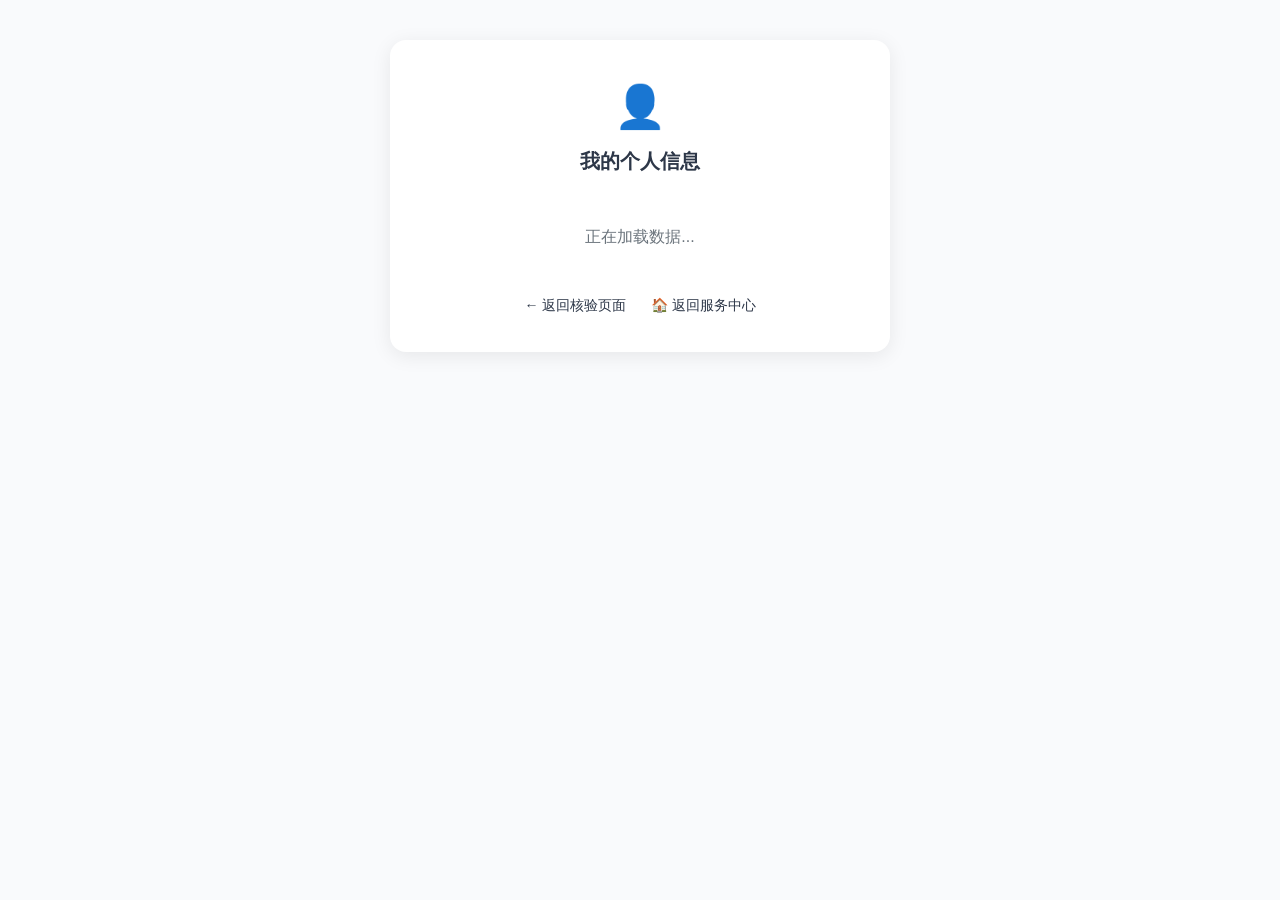
<file: src/main/webapp/owner/profile.html>
<!DOCTYPE html>
<html lang="zh-CN">
<head>
    <meta charset="UTF-8">
    <meta name="viewport" content="width=device-width, initial-scale=1.0">
    <title>个人信息 - 智慧小区</title>
    <link href="https://cdn.bootcdn.net/ajax/libs/twitter-bootstrap/4.6.2/css/bootstrap.min.css" rel="stylesheet">
    <link rel="stylesheet" href="../common/css/common.css">
    <style>
        body { display: flex; align-items: flex-start; justify-content: center; min-height: 100vh; margin: 0; padding: 40px 15px; }
        .profile-card {
            max-width: 500px; width: 100%; padding: 35px; background: #fff;
            border-radius: 16px; box-shadow: 0 4px 20px rgba(0,0,0,0.08);
            animation: fadeInUp 0.5s ease-out;
        }
        @keyframes fadeInUp { from { opacity:0; transform:translateY(20px); } to { opacity:1; transform:translateY(0); } }
        .profile-icon { font-size: 42px; text-align: center; margin-bottom: 8px; }
        .profile-title { text-align: center; font-weight: 700; color: #2D3748; margin-bottom: 25px; font-size: 20px; }
        .info-row { display: flex; padding: 12px 0; border-bottom: 1px solid #F0F3F8; }
        .info-label { width: 100px; font-weight: 600; color: #4A5568; font-size: 14px; flex-shrink: 0; }
        .info-value { flex: 1; color: #2D3748; font-size: 14px; }
        .back-link { text-align: center; margin-top: 20px; }
        .back-link a { color: #2D3748; text-decoration: none; font-size: 14px; margin: 0 10px; }
    </style>
</head>
<body>

<div class="profile-card">
    <div class="profile-icon">👤</div>
    <div class="profile-title">我的个人信息</div>

    <div id="infoBody">
        <p class="text-center text-muted py-4">正在加载数据...</p>
    </div>

    <div class="back-link">
        <a href="verify.html">← 返回核验页面</a>
        <a href="index.html">🏠 返回服务中心</a>
    </div>
</div>

<script src="https://cdn.bootcdn.net/ajax/libs/jquery/3.6.0/jquery.min.js"></script>
<script src="https://cdn.bootcdn.net/ajax/libs/axios/0.27.2/axios.min.js"></script>
<script src="https://cdn.bootcdn.net/ajax/libs/twitter-bootstrap/4.6.2/js/bootstrap.bundle.min.js"></script>
<script src="../common/js/common.js"></script>
<script>
    $(document).ready(function() {
        axios.get('/owner/profile', {
            validateStatus: function(status) { return status < 500; }
        }).then(res => {
            let data = res.data;
            if(data.code === 401) {
                $("#infoBody").html(`
                    <div class="text-center py-4">
                        <p style="font-size:48px;">🔒</p>
                        <p style="font-size:16px; font-weight:600; color:#333;">尚未核验身份</p>
                        <p class="text-muted" style="font-size:13px; margin-bottom:15px;">${data.msg || '请先进行身份核验后再查看个人信息'}</p>
                        <a href="verify.html" class="btn btn-primary" style="border-radius:50px; padding:10px 30px;">📝 去核验身份</a>
                    </div>`);
                return;
            }
            if(data.code && data.code !== 200) {
                $("#infoBody").html(`
                    <div class="text-center py-4">
                        <p style="font-size:48px;">⚠️</p>
                        <p class="text-danger">${data.msg || '获取信息失败'}</p>
                    </div>`);
                return;
            }

            let statusHtml = data.isConfirm == 1
                ? '<span class="badge badge-success">已审核</span>'
                : '<span class="badge badge-warning">待审核</span>';

            let html = `
                <div class="info-row"><div class="info-label">业主姓名</div><div class="info-value">${data.name || '-'}</div></div>
                <div class="info-row"><div class="info-label">身份证号</div><div class="info-value"><code>${data.idCard || '-'}</code></div></div>
                <div class="info-row"><div class="info-label">所属楼栋</div><div class="info-value">${data.buildId || '-'}</div></div>
                <div class="info-row"><div class="info-label">门牌号</div><div class="info-value">${data.roomNo || '<span class="text-muted">未设置</span>'}</div></div>
                <div class="info-row"><div class="info-label">手机号</div><div class="info-value">${data.phone || '<span class="text-muted">未设置</span>'}</div></div>
                <div class="info-row"><div class="info-label">门禁密码</div><div class="info-value">${data.entryPwd ? '••••••' : '<span class="text-muted">未设置</span>'}</div></div>
                <div class="info-row"><div class="info-label">审核状态</div><div class="info-value">${statusHtml}</div></div>
            `;
            $("#infoBody").html(html);
        }).catch(err => {
            console.error("加载个人信息失败:", err);
            $("#infoBody").html(`
                <div class="text-center py-4">
                    <p style="font-size:48px;">🌐</p>
                    <p class="text-danger">加载失败</p>
                    <p class="text-muted" style="font-size:12px;">${err.message || '请检查网络连接'}</p>
                </div>`);
        });
    });
</script>
</body>
</html>
</file>
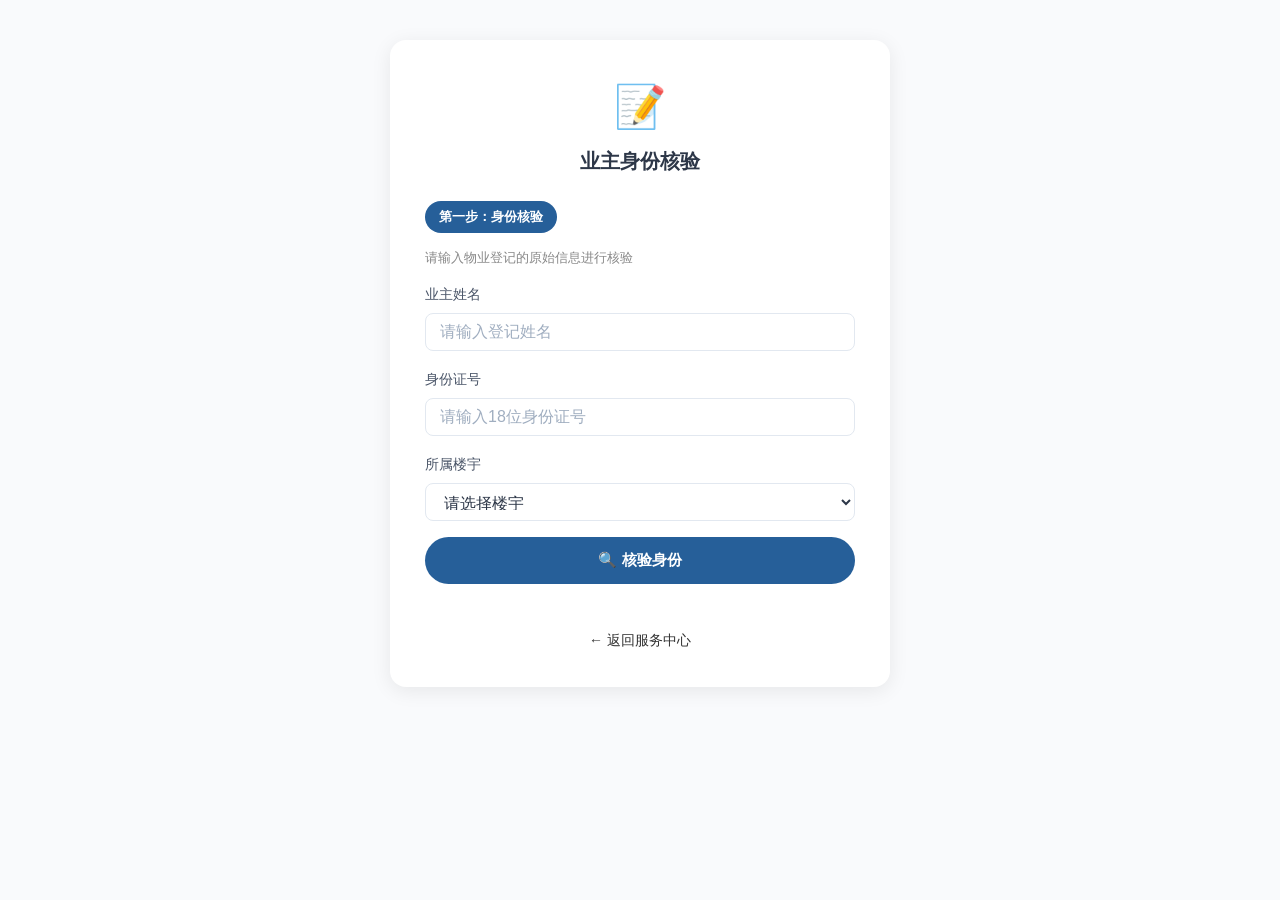
<file: src/main/webapp/owner/verify.html>
<!DOCTYPE html>
<html lang="zh-CN">
<head>
    <meta charset="UTF-8">
    <meta name="viewport" content="width=device-width, initial-scale=1.0">
    <title>身份核验 - 智慧小区</title>
    <link href="https://cdn.bootcdn.net/ajax/libs/twitter-bootstrap/4.6.2/css/bootstrap.min.css" rel="stylesheet">
    <link rel="stylesheet" href="../common/css/common.css">
    <style>
        body { display: flex; align-items: flex-start; justify-content: center; min-height: 100vh; margin: 0; padding: 40px 15px; }
        .verify-card {
            max-width: 500px; width: 100%; padding: 35px; background: #fff;
            border-radius: 16px; box-shadow: 0 4px 20px rgba(0,0,0,0.08);
            animation: fadeInUp 0.5s ease-out;
        }
        @keyframes fadeInUp { from { opacity:0; transform:translateY(20px); } to { opacity:1; transform:translateY(0); } }
        .verify-icon { font-size: 42px; text-align: center; margin-bottom: 8px; }
        .verify-title { text-align: center; font-weight: 700; color: #2D3748; margin-bottom: 25px; font-size: 20px; }
        .step-label {
            background: #265F99; color: #fff;
            padding: 6px 14px; border-radius: 20px; font-size: 13px; font-weight: 600;
            display: inline-block; margin-bottom: 15px;
        }
        .form-group label { font-weight: 500; color: #4A5568; font-size: 14px; }
        .btn-verify, .btn-submit, .btn-profile {
            border: none; border-radius: 50px; padding: 12px;
            font-size: 15px; font-weight: 600; width: 100%;
            position: relative; overflow: hidden; cursor: pointer;
            transition: all 0.3s cubic-bezier(0.16, 1, 0.3, 1);
        }
        .btn-verify::after, .btn-submit::after, .btn-profile::after {
            content: ''; position: absolute; top: 50%; left: 50%;
            width: 0; height: 0; background: rgba(255,255,255,0.25);
            border-radius: 50%; transform: translate(-50%, -50%);
            transition: width 0.5s ease, height 0.5s ease;
        }
        .btn-verify:hover::after, .btn-submit:hover::after, .btn-profile:hover::after {
            width: 400px; height: 400px;
        }
        .btn-verify { background: #265F99; color: #fff; }
        .btn-verify:hover { box-shadow: 0 6px 20px rgba(0,0,0,0.3); color: #fff; transform: translateY(-2px); }
        .btn-submit { background: #38A169; color: #fff; }
        .btn-submit:hover { box-shadow: 0 6px 20px rgba(67,233,123,0.4); color: #fff; transform: translateY(-2px); }
        .btn-profile { background: #265F99; color: #fff; }
        .btn-profile:hover { box-shadow: 0 6px 20px rgba(79,172,254,0.4); color: #fff; transform: translateY(-2px); }
        .btn-verify:active, .btn-submit:active, .btn-profile:active { transform: translateY(0); }
        .apply-section { display: none; margin-top: 20px; padding-top: 20px; border-top: 2px dashed #e0e0e0; }
        .back-link { text-align: center; margin-top: 15px; }
        .back-link a { color: #333; text-decoration: none; font-size: 14px; }
    </style>
</head>
<body>

<div class="verify-card">
    <div class="verify-icon">📝</div>
    <div class="verify-title">业主身份核验</div>

    <!-- 第一步：身份核验 -->
    <div class="step-label">第一步：身份核验</div>
    <p style="font-size:13px; color:#888; margin-bottom:15px;">请输入物业登记的原始信息进行核验</p>

    <div class="form-group">
        <label>业主姓名</label>
        <input type="text" id="name" class="form-control" placeholder="请输入登记姓名">
    </div>
    <div class="form-group">
        <label>身份证号</label>
        <input type="text" id="idCard" class="form-control" placeholder="请输入18位身份证号">
    </div>
    <div class="form-group">
        <label>所属楼宇</label>
        <select id="buildId" class="form-control">
            <option value="">请选择楼宇</option>
        </select>
    </div>

    <button id="verifyBtn" class="btn btn-verify">🔍 核验身份</button>
    <p id="verifyMsg" class="mt-2 text-center" style="min-height:20px;"></p>

    <!-- 第二步：核验成功后显示两个选项 -->
    <div class="apply-section" id="applyArea">
        <div class="step-label">第二步：选择操作</div>
        <p style="font-size:13px; color:#888; margin-bottom:15px;">✅ 身份核验通过！请选择您要进行的操作</p>

        <a href="profile.html" class="menu-btn btn-profile" style="display:block; text-align:center; margin-bottom:12px;">📋 &nbsp;查看个人信息</a>
        <button class="menu-btn btn-submit" style="display:block; text-align:center; width:100%;" onclick="showApplyForm()">📝 &nbsp;修改个人信息</button>
    </div>

    <!-- 修改申请表单（点击修改个人信息后显示） -->
    <div class="apply-section" id="applyFormArea" style="display:none;">
        <div class="step-label">提交修改申请</div>
        <p style="font-size:13px; color:#718096; margin-bottom:15px;">请填写需要修改的信息（至少填写一项）</p>

        <div class="form-group">
            <label>新手机号 <small style="color:#A0AEC0;">选填</small></label>
            <input type="text" id="newPhone" class="form-control" placeholder="请输入新手机号">
        </div>
        <div class="form-group">
            <label>新房间号 <small style="color:#A0AEC0;">选填</small></label>
            <input type="text" id="newRoom" class="form-control" placeholder="如：1-101">
        </div>
        <div class="form-group">
            <label>新门禁密码 <small style="color:#A0AEC0;">选填</small></label>
            <input type="password" id="newPwd" class="form-control" placeholder="请设置新的门禁密码">
        </div>

        <button id="submitApplyBtn" class="btn btn-submit">📤 提交修改申请</button>
        <p id="applyMsg" class="mt-2 text-center" style="min-height:20px;"></p>
        <button class="btn btn-secondary btn-block mt-2" onclick="hideApplyForm()">← 返回选择</button>
    </div>

    <div class="back-link"><a href="index.html">← 返回服务中心</a></div>
</div>

<script src="https://cdn.bootcdn.net/ajax/libs/jquery/3.6.0/jquery.min.js"></script>
<script src="https://cdn.bootcdn.net/ajax/libs/axios/0.27.2/axios.min.js"></script>
<script src="https://cdn.bootcdn.net/ajax/libs/twitter-bootstrap/4.6.2/js/bootstrap.bundle.min.js"></script>
<script src="../common/js/common.js"></script>
<script>
    // 加载楼宇列表（公共API无需登录）
    $(document).ready(function() {
        axios.get('/api/buildings').then(res => {
            let list = res.data;
            let options = '<option value="">请选择楼宇</option>';
            list.forEach(b => {
                options += `<option value="${b.id}">${b.buildName}（${b.buildNo}）</option>`;
            });
            $('#buildId').html(options);
        }).catch(err => {
            console.error('加载楼宇列表失败:', err);
            $('#buildId').html('<option value="">加载楼宇失败</option>');
        });
    });

    // 显示修改申请表单
    function showApplyForm() {
        $("#applyArea").slideUp(300);
        $("#applyFormArea").slideDown(300);
    }

    // 隐藏修改申请表单，返回选择界面
    function hideApplyForm() {
        $("#applyFormArea").slideUp(300);
        $("#applyArea").slideDown(300);
    }

    // 核验身份
    $("#verifyBtn").click(function() {
        let name = $("#name").val().trim();
        let idCard = $("#idCard").val().trim();
        let buildId = $("#buildId").val();

        if(!name || !idCard || !buildId) {
            $("#verifyMsg").text("请填写完整信息！").css("color", "#E53E3E");
            return;
        }

        const params = new URLSearchParams();
        params.append('name', name);
        params.append('idCard', idCard);
        params.append('buildId', buildId);

        axios.post('/owner/verify', params, {
            headers: { 'Content-Type': 'application/x-www-form-urlencoded' }
        }).then(res => {
            let data = res.data;
            if(data.code === 200) {
                $("#verifyMsg").text("✅ 身份核验成功！").css("color", "#38A169");
                $("#applyArea").slideDown(300);
            } else {
                $("#verifyMsg").text("❌ " + data.msg).css("color", "#E53E3E");
                $("#applyArea").slideUp(300);
            }
        }).catch(() => {
            $("#verifyMsg").text("❌ 网络错误").css("color", "#E53E3E");
        });
    });

    // 提交修改申请
    $("#submitApplyBtn").click(function() {
        let newPhone = $("#newPhone").val().trim();
        let newRoom = $("#newRoom").val().trim();
        let newPwd = $("#newPwd").val().trim();

        if(!newPhone && !newRoom && !newPwd) {
            $("#applyMsg").text("请至少填写一项需要修改的信息！").css("color", "#E53E3E");
            return;
        }

        const params = new URLSearchParams();
        params.append('newPhone', newPhone);
        params.append('newRoom', newRoom);
        params.append('newPwd', newPwd);

        axios.post('/owner/submitApply', params, {
            headers: { 'Content-Type': 'application/x-www-form-urlencoded' }
        }).then(res => {
            let data = res.data;
            if(data.code === 200) {
                $("#applyMsg").text("✅ " + data.msg).css("color", "#38A169");
                $("#newPhone, #newRoom, #newPwd").val('');
            } else {
                $("#applyMsg").text("❌ " + data.msg).css("color", "#E53E3E");
            }
        }).catch(() => {
            $("#applyMsg").text("❌ 网络错误，请稍后重试").css("color", "#E53E3E");
        });
    });
</script>
</body>
</html>
</file>
<file: src/main/webapp/common/css/origin-button.css>
/**
 * Origin Button - 源按钮样式
 * 渐变胶囊按钮 + 鼠标进入点圆形填充动画
 */

/* 基础按钮 */
.origin-btn {
    position: relative;
    display: inline-flex;
    align-items: center;
    justify-content: center;
    padding: 12px 28px;
    font-size: 15px;
    font-weight: 600;
    border: none;
    border-radius: 50px;
    cursor: pointer;
    overflow: hidden;
    transition: transform 0.2s ease, box-shadow 0.2s ease;
    text-decoration: none;
    color: #fff;
    background: #111;
}

.origin-btn:hover {
    transform: translateY(-2px);
    box-shadow: 0 8px 25px rgba(0, 0, 0, 0.2);
    color: #fff;
    text-decoration: none;
}

.origin-btn:active {
    transform: translateY(0);
}

/* 填充层 */
.origin-btn-fill {
    position: absolute;
    border-radius: 50%;
    background: rgba(255, 255, 255, 0.2);
    transform: translate(-50%, -50%) scale(0);
    pointer-events: none;
    transition: width 0.5s ease, height 0.5s ease, transform 0.5s ease;
    z-index: 1;
}

.origin-btn:hover .origin-btn-fill {
    transform: translate(-50%, -50%) scale(1);
}

/* 内容层 */
.origin-btn-content {
    position: relative;
    z-index: 2;
    display: flex;
    align-items: center;
    justify-content: center;
    gap: 6px;
}

/* 主题配色 */
/* 主操作：藏青 */
.origin-btn-gradient {
    background: #265F99;
}

.origin-btn-gradient:hover {
    background: #1f5082;
    box-shadow: 0 8px 25px rgba(38, 95, 153, 0.3);
}

/* 功能入口：暖橙 */
.origin-btn-primary {
    background: #F28C38;
}

.origin-btn-primary:hover {
    background: #e07c28;
    box-shadow: 0 8px 25px rgba(242, 140, 56, 0.3);
}

/* 次要入口：浅灰 */
.origin-btn-secondary {
    background: #CBD5E0;
    color: #2D3748;
}

.origin-btn-secondary:hover {
    background: #B8C4D0;
    color: #2D3748;
    box-shadow: 0 8px 25px rgba(0, 0, 0, 0.08);
}

.origin-btn-success {
    background: #38A169;
}

.origin-btn-danger {
    background: #E53E3E;
}

/* 尺寸 */
.origin-btn-lg {
    padding: 14px 36px;
    font-size: 16px;
}

.origin-btn-sm {
    padding: 8px 18px;
    font-size: 13px;
}

/* 全宽 */
.origin-btn-block {
    display: flex;
    width: 100%;
}

/* 加载动画 */
.origin-btn-spinner {
    display: inline-block;
    width: 16px;
    height: 16px;
    border: 2px solid rgba(255, 255, 255, 0.3);
    border-top-color: #fff;
    border-radius: 50%;
    animation: origin-spin 0.6s linear infinite;
}

@keyframes origin-spin {
    to { transform: rotate(360deg); }
}

/* 禁用状态 */
.origin-btn:disabled {
    opacity: 0.6;
    cursor: not-allowed;
    transform: none;
    box-shadow: none;
}
</file>
<file: src/main/webapp/common/css/common.css>
/* common.css - 智慧小区管理系统通用样式 */
/* 配色方案：浅藏青主题，柔和不刺眼 */

/* 1. 全局基础设置 */
* {
    box-sizing: border-box;
}

body {
    font-family: -apple-system, BlinkMacSystemFont, "Segoe UI", Roboto, "Helvetica Neue", Arial, "PingFang SC", "Microsoft YaHei", sans-serif;
    background: #F9FAFC;
    min-height: 100vh;
    color: #2D3748;
    margin: 0;
    padding: 0;
}

/* 2. 主容器卡片样式 */
.main-container {
    background-color: #ffffff;
    padding: 30px;
    border-radius: 12px;
    box-shadow: 0 2px 12px rgba(0, 0, 0, 0.06);
    margin-top: 30px;
    margin-bottom: 30px;
    max-width: 1200px;
    margin-left: auto;
    margin-right: auto;
    animation: fadeInUp 0.4s ease-out;
}

@keyframes fadeInUp {
    from { opacity: 0; transform: translateY(20px); }
    to { opacity: 1; transform: translateY(0); }
}

/* 3. 页面标题样式 */
.page-header {
    display: flex;
    align-items: center;
    justify-content: space-between;
    margin-bottom: 25px;
    padding-bottom: 15px;
    border-bottom: 2px solid #E8EEF6;
}

.page-header h3 {
    margin: 0;
    font-weight: 700;
    color: #2D3748;
    font-size: 22px;
}

.page-header h3::before {
    content: '';
    display: inline-block;
    width: 4px;
    height: 22px;
    background: #265F99;
    border-radius: 2px;
    margin-right: 10px;
    vertical-align: middle;
}

/* 4. 表格美化 */
.table {
    border-radius: 8px;
    overflow: hidden;
    box-shadow: 0 1px 6px rgba(0, 0, 0, 0.04);
}

.table thead th {
    background: #E8EEF6;
    color: #2D3748;
    border: none;
    padding: 12px 15px;
    font-weight: 600;
    font-size: 14px;
}

.table tbody td {
    padding: 10px 15px;
    vertical-align: middle;
    font-size: 14px;
    color: #2D3748;
    border-bottom: 1px solid #F0F3F8;
}

.table-hover tbody tr:hover {
    background-color: #F4F7FA;
}

/* 5. 按钮样式 + 动态效果 */
.btn {
    border-radius: 8px;
    padding: 8px 20px;
    font-size: 14px;
    font-weight: 500;
    transition: all 0.3s cubic-bezier(0.16, 1, 0.3, 1);
    border: none;
    margin-right: 5px;
    position: relative;
    overflow: hidden;
}

.btn::after {
    content: '';
    position: absolute;
    top: 50%;
    left: 50%;
    width: 0;
    height: 0;
    background: rgba(255, 255, 255, 0.2);
    border-radius: 50%;
    transform: translate(-50%, -50%);
    transition: width 0.5s ease, height 0.5s ease;
}

.btn:hover::after {
    width: 300px;
    height: 300px;
}

.btn:hover {
    transform: translateY(-2px);
    box-shadow: 0 4px 14px rgba(0, 0, 0, 0.12);
}

.btn:active {
    transform: translateY(0);
    box-shadow: 0 1px 4px rgba(0, 0, 0, 0.08);
}

/* 主操作：藏青 */
.btn-primary {
    background: #265F99;
    color: #fff;
}

.btn-primary:hover {
    background: #1E5288;
    color: #fff;
}

/* 成功/通过 */
.btn-success {
    background: #38A169;
    color: #fff;
}

.btn-success:hover {
    background: #2F8A5B;
    color: #fff;
}

/* 导出/高亮：暖橙 */
.btn-info {
    background: #F28C38;
    color: #fff;
}

.btn-info:hover {
    background: #E07A26;
    color: #fff;
}

/* 警告 */
.btn-warning {
    background: #ECC94B;
    color: #2D3748;
}

.btn-warning:hover {
    background: #DAB83C;
    color: #2D3748;
}

/* 危险/删除 */
.btn-danger {
    background: #E53E3E;
    color: #fff;
}

.btn-danger:hover {
    background: #D02E2E;
    color: #fff;
}

/* 次要/重置：浅灰 */
.btn-secondary {
    background: #CBD5E0;
    color: #2D3748;
}

.btn-secondary:hover {
    background: #B8C4D0;
    color: #2D3748;
}

/* 6. 输入框样式 */
.form-control {
    border-radius: 8px;
    border: 1.5px solid #E2E8F0;
    padding: 10px 14px;
    transition: all 0.2s ease;
    color: #2D3748;
}

.form-control:focus {
    border-color: #265F99;
    box-shadow: 0 0 0 3px rgba(38, 95, 153, 0.1);
}

.form-control::placeholder {
    color: #A0AEC0;
}

/* 7. Badge 样式 */
.badge {
    padding: 5px 12px;
    border-radius: 20px;
    font-weight: 500;
    font-size: 12px;
}

.badge-success {
    background: #C6F6D5;
    color: #276749;
}

.badge-warning {
    background: #FEFCBF;
    color: #975A16;
}

.badge-info {
    background: #BEE3F8;
    color: #2A4365;
}

.badge-danger {
    background: #FED7D7;
    color: #9B2C2C;
}

/* 8. Modal 样式 */
.modal-content {
    border-radius: 12px;
    border: none;
    box-shadow: 0 12px 40px rgba(0, 0, 0, 0.12);
}

.modal-header {
    background: #1F354C;
    color: #fff;
    border-radius: 12px 12px 0 0;
    padding: 18px 24px;
}

.modal-header .close {
    color: #fff;
    opacity: 0.8;
    text-shadow: none;
}

.modal-title {
    font-weight: 600;
}

.modal-body {
    padding: 24px;
}

.modal-footer {
    border-top: 1px solid #F0F3F8;
    padding: 16px 24px;
}

/* 9. 搜索区域 */
.search-bar {
    background: #F4F7FA;
    border-radius: 10px;
    padding: 20px;
    margin-bottom: 20px;
    border: 1px solid #E2E8F0;
}

.search-bar label {
    font-weight: 500;
    color: #4A5568;
    margin-bottom: 5px;
    font-size: 14px;
}

/* 10. 空状态提示 */
.empty-state {
    text-align: center;
    padding: 40px;
    color: #718096;
}

.empty-state .icon {
    font-size: 48px;
    margin-bottom: 15px;
}

/* 11. 操作按钮组 */
.action-btn {
    margin-right: 5px;
    font-size: 0.85rem;
    padding: 5px 12px;
    border-radius: 8px;
}

/* 图标按钮（无文字） */
.btn-icon {
    width: 32px;
    height: 32px;
    padding: 0;
    border-radius: 8px;
    display: inline-flex;
    align-items: center;
    justify-content: center;
    font-size: 14px;
    border: none;
    cursor: pointer;
    transition: all 0.25s cubic-bezier(0.16, 1, 0.3, 1);
    vertical-align: middle;
}

.btn-icon:hover {
    transform: translateY(-1px);
    box-shadow: 0 4px 12px rgba(0, 0, 0, 0.12);
}

.btn-icon:active {
    transform: translateY(0);
}

.btn-icon-warning { background: #ECC94B; }
.btn-icon-danger { background: #E53E3E; color: #fff; }
.btn-icon-success { background: #38A169; color: #fff; }

.btn-icon + .btn-icon {
    margin-left: 6px;
}

/* 12. 管理后台导航栏 - 深灰蓝 */
.admin-navbar {
    background: #1F354C !important;
    padding: 12px 0;
}

.admin-navbar .navbar-brand {
    color: #fff !important;
    font-weight: 700;
}

.admin-navbar .nav-link {
    color: rgba(255, 255, 255, 0.6) !important;
    transition: color 0.3s ease;
}

.admin-navbar .nav-link.active-page {
    color: #fff !important;
    font-weight: 700;
}

.admin-navbar .nav-link:hover {
    color: #fff !important;
}

/* 13. 登录页面特殊样式 */
.login-card {
    max-width: 420px;
    margin: 80px auto;
    padding: 40px;
    background: #fff;
    border-radius: 16px;
    box-shadow: 0 4px 20px rgba(0, 0, 0, 0.08);
}

.login-card h3 {
    text-align: center;
    margin-bottom: 30px;
    font-weight: 700;
    color: #2D3748;
}

.login-card h3::before {
    display: none;
}

/* 14. 胶囊按钮（origin-btn 风格） */
.btn-pill {
    border: none;
    border-radius: 50px;
    padding: 12px;
    font-size: 15px;
    font-weight: 600;
    width: 100%;
    color: #fff;
    transition: all 0.3s cubic-bezier(0.16, 1, 0.3, 1);
    position: relative;
    overflow: hidden;
    cursor: pointer;
}

.btn-pill::after {
    content: '';
    position: absolute;
    top: 50%;
    left: 50%;
    width: 0;
    height: 0;
    background: rgba(255, 255, 255, 0.2);
    border-radius: 50%;
    transform: translate(-50%, -50%);
    transition: width 0.5s ease, height 0.5s ease;
}

.btn-pill:hover::after {
    width: 400px;
    height: 400px;
}

.btn-pill:hover {
    transform: translateY(-2px);
    box-shadow: 0 6px 20px rgba(0, 0, 0, 0.15);
    color: #fff;
}

.btn-pill:active {
    transform: translateY(0);
}

.btn-pill-primary { background: #265F99; }
.btn-pill-success { background: #38A169; }
.btn-pill-info { background: #F28C38; }
.btn-pill-danger { background: #E53E3E; }

/* 15. 返回链接 */
.back-link {
    text-align: center;
    margin-top: 20px;
}

.back-link a {
    color: #718096;
    text-decoration: none;
    font-size: 14px;
    transition: color 0.2s;
}

.back-link a:hover {
    color: #265F99;
    text-decoration: underline;
}

/* 16. 步骤标签 */
.step-label {
    background: #265F99;
    color: #fff;
    padding: 6px 14px;
    border-radius: 20px;
    font-size: 13px;
    font-weight: 600;
    display: inline-block;
    margin-bottom: 15px;
}

/* 17. 信息展示行 */
.info-row {
    display: flex;
    padding: 12px 0;
    border-bottom: 1px solid #F0F3F8;
}

.info-label {
    width: 100px;
    font-weight: 600;
    color: #4A5568;
    font-size: 14px;
    flex-shrink: 0;
}

.info-value {
    flex: 1;
    color: #2D3748;
    font-size: 14px;
}

/* 18. 门禁终端组件 */
.gate-header {
    background: #1F354C;
    color: #fff;
    padding: 25px;
    text-align: center;
}

.gate-header h3 {
    margin: 0;
    font-weight: 700;
    font-size: 22px;
}

.gate-header p {
    margin: 5px 0 0;
    opacity: 0.7;
    font-size: 13px;
}

.gate-body { padding: 30px; }

.gate-card {
    max-width: 520px;
    width: 100%;
    background: #fff;
    border-radius: 16px;
    box-shadow: 0 4px 20px rgba(0, 0, 0, 0.08);
    overflow: hidden;
    animation: fadeInUp 0.5s ease-out;
}

.gate-mode-tabs {
    display: flex;
    border-radius: 10px;
    overflow: hidden;
    box-shadow: 0 1px 4px rgba(0, 0, 0, 0.06);
    margin-bottom: 20px;
}

.gate-mode-tab {
    flex: 1;
    padding: 12px;
    text-align: center;
    cursor: pointer;
    font-weight: 600;
    font-size: 14px;
    transition: all 0.3s;
    background: #F4F7FA;
    color: #718096;
    border: none;
}

.gate-mode-tab.active {
    background: #1F354C;
    color: #fff;
}

.gate-action-tabs {
    display: flex;
    border-radius: 8px;
    overflow: hidden;
    box-shadow: 0 1px 4px rgba(0, 0, 0, 0.06);
    margin-bottom: 20px;
}

.gate-action-tab {
    flex: 1;
    padding: 10px;
    text-align: center;
    cursor: pointer;
    font-weight: 500;
    font-size: 13px;
    transition: all 0.3s;
    background: #F4F7FA;
    color: #718096;
    border: none;
}

.gate-action-tab.active {
    background: #38A169;
    color: #fff;
}

.gate-action-tab.leave.active {
    background: #E53E3E;
    color: #fff;
}

.result-box {
    margin-top: 20px;
    padding: 15px;
    border-radius: 10px;
    text-align: center;
    font-size: 16px;
    font-weight: 600;
    display: none;
}

.result-success { background: #C6F6D5; color: #276749; border: 1px solid #9AE6B4; }
.result-error { background: #FED7D7; color: #9B2C2C; border: 1px solid #FEB2B2; }
.result-warn { background: #FEFCBF; color: #975A16; border: 1px solid #FAF089; }

.temp-pwd-box {
    background: #F4F7FA;
    border: 2px dashed #265F99;
    border-radius: 10px;
    padding: 15px;
    text-align: center;
    margin-top: 15px;
    display: none;
}

.temp-pwd-label { font-size: 13px; color: #718096; margin-bottom: 5px; }
.temp-pwd-value { font-size: 28px; font-weight: 700; color: #265F99; letter-spacing: 3px; }

.gate-section { display: none; }
.gate-section.active { display: block; }

/* 19. 着陆页 */
.landing-body {
    display: flex;
    align-items: center;
    justify-content: center;
    min-height: 100vh;
    margin: 0;
    background: #F9FAFC;
}

.landing-card {
    background: #fff;
    padding: 50px 40px;
    border-radius: 20px;
    box-shadow: 0 4px 20px rgba(0, 0, 0, 0.08);
    text-align: center;
    max-width: 460px;
    width: 90%;
    animation: fadeInUp 0.6s ease-out;
}

.landing-icon { font-size: 56px; margin-bottom: 15px; }
.landing-title { font-size: 28px; font-weight: 700; color: #2D3748; margin-bottom: 8px; }
.landing-sub { color: #718096; margin-bottom: 35px; font-size: 14px; }
.landing-divider { height: 1px; background: #E2E8F0; margin: 25px 0; }
.landing-footer { color: #A0AEC0; font-size: 12px; margin-top: 20px; }

.landing-card .btn-landing {
    width: 85%;
    padding: 14px;
    font-size: 16px;
    font-weight: 600;
    margin: 10px auto;
    border-radius: 50px;
    display: block;
    transition: all 0.3s cubic-bezier(0.16, 1, 0.3, 1);
    border: none;
    color: #fff;
    text-decoration: none;
    position: relative;
    overflow: hidden;
}

.landing-card .btn-landing::after {
    content: '';
    position: absolute;
    top: 50%;
    left: 50%;
    width: 0;
    height: 0;
    background: rgba(255, 255, 255, 0.2);
    border-radius: 50%;
    transform: translate(-50%, -50%);
    transition: width 0.5s ease, height 0.5s ease;
}

.landing-card .btn-landing:hover::after {
    width: 400px;
    height: 400px;
}

.landing-card .btn-landing:hover {
    transform: translateY(-3px);
    box-shadow: 0 8px 25px rgba(0, 0, 0, 0.12);
    color: #fff;
    text-decoration: none;
}

.btn-landing-primary { background: #265F99; }
.btn-landing-success { background: #38A169; }
.btn-landing-info { background: #F28C38; }

/* 20. 响应式 */
@media (max-width: 768px) {
    .main-container { margin: 15px; padding: 20px; }
    .page-header { flex-direction: column; gap: 10px; align-items: flex-start; }
    .login-card { margin: 30px 15px; padding: 25px; }
    .landing-card { padding: 35px 25px; }
}
</file>
